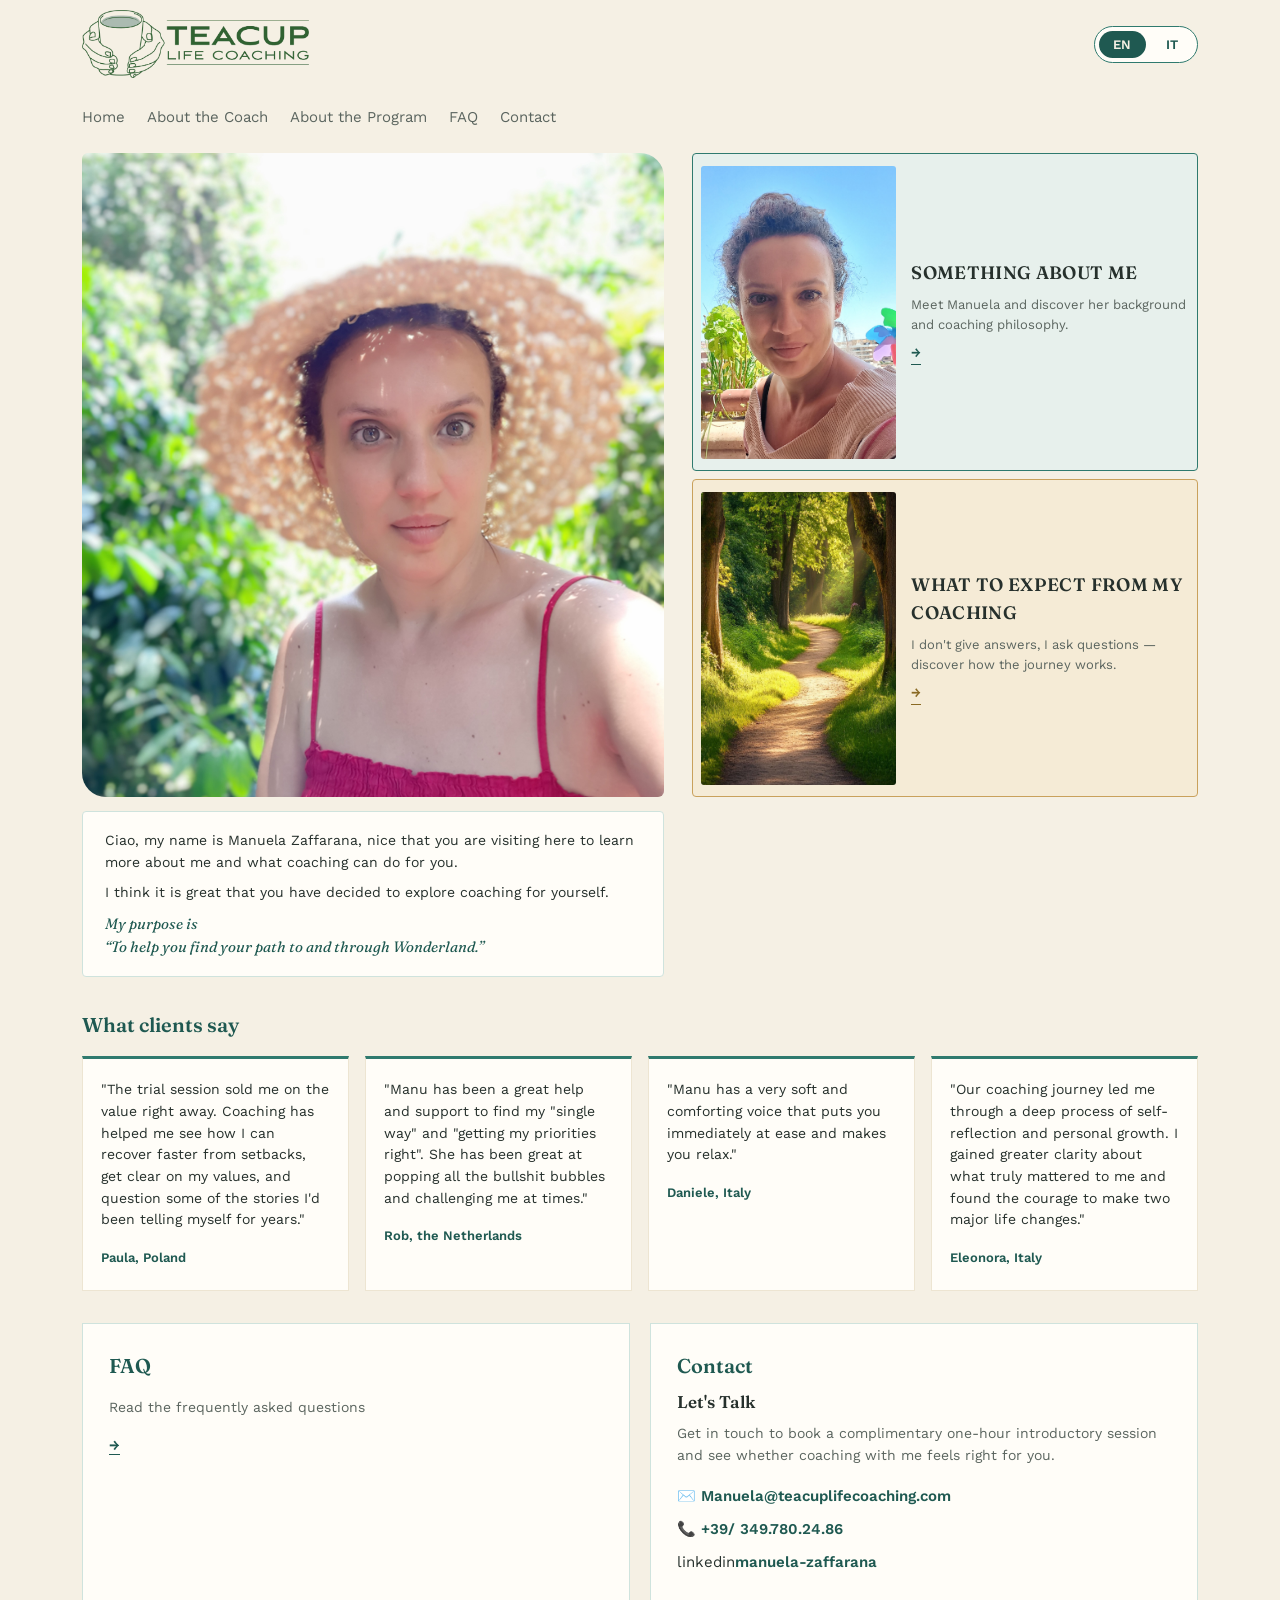
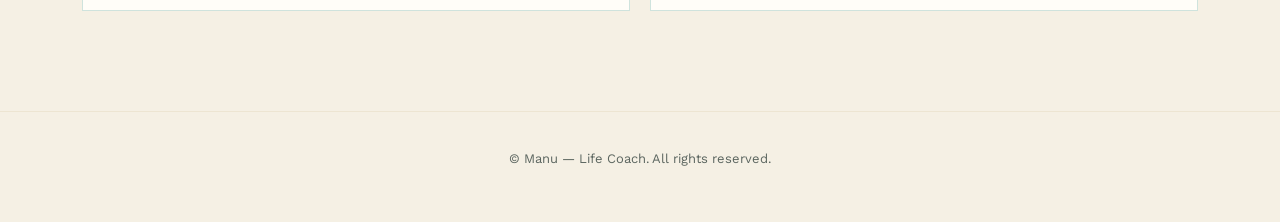
<file: index.html>
<!DOCTYPE html>
<html lang="en">
<head>
<meta charset="UTF-8">
<meta name="viewport" content="width=device-width, initial-scale=1.0">
<title>Manu — Life Coach</title>
<link rel="preconnect" href="https://fonts.googleapis.com">
<link href="https://fonts.googleapis.com/css2?family=Fraunces:wght@500;600&family=Work+Sans:wght@400;500;600&display=swap" rel="stylesheet">
<link rel="stylesheet" href="css/style.css">
</head>
<body data-page="home">

<header class="site-header">
  <a href="index.html" class="logo-link">
    <img src="images/logo1.png" alt="Manu logo" onerror="this.style.opacity='0.2'">
  </a>
  <div class="lang-toggle" role="group" aria-label="Language">
    <button data-lang="en" aria-pressed="true">EN</button>
    <button data-lang="it" aria-pressed="false">IT</button>
  </div>
</header>

<nav class="site-nav wrap">
  <a href="index.html" data-i18n="nav.home">Home</a>
  <a href="about-coach.html" data-i18n="nav.coach">About the Coach</a>
  <a href="about-program.html" data-i18n="nav.program">About the Program</a>
  <a href="faq.html" data-i18n="nav.faq">FAQ</a>
  <a href="index.html#contactBox" data-i18n="nav.contact">Contact</a>
</nav>

<main class="wrap">

  <section class="hero">
    <div class="hero-grid">
      <div class="hero-photo">
        <img id="heroPhoto" src="images/Manu_face_pic.jpg" alt="Manu" onerror="this.style.opacity='0.15'">
      </div>

      <div class="hero-cards">
        <a href="about-coach.html" class="hero-card hero-card--coach" id="aboutCoachCard">
          <span class="hero-card-imgwrap">
            <img class="hero-card-img" src="images/about_coach.jpg" alt="" onerror="this.style.display='none'">
          </span>
          <div class="hero-card-text">
            <h3 id="coachCardTitle">About the Coach</h3>
            <p id="coachCardExcerpt">Meet Manu and discover the story behind her coaching.</p>
            <span class="go">→</span>
          </div>
        </a>
        <a href="about-program.html" class="hero-card hero-card--program" id="aboutProgramCard">
          <span class="hero-card-imgwrap">
            <img class="hero-card-img" src="images/about_program.jpg" alt="" onerror="this.style.display='none'">
          </span>
          <div class="hero-card-text">
            <h3 id="programCardTitle">About the Program</h3>
            <p id="programCardExcerpt">See how the program works and what it can do for you.</p>
            <span class="go">→</span>
          </div>
        </a>
      </div>

      <div class="hero-caption" id="heroCaption"></div>
    </div>

    <div class="testimonials">
      <h2 id="testimonialsTitle">What clients say</h2>
      <div class="testimonial-grid" id="testimonialGrid"></div>
    </div>

    <div class="side-boxes">
      <a href="faq.html" class="info-box info-box--link" id="faqCard">
        <h2 id="faqTitle">FAQ</h2>
        <p id="faqCta">Read the frequently asked questions</p>
        <span class="go">→</span>
      </a>
      <div class="info-box" id="contactBox">
        <h2 id="contactTitle">Contact</h2>
        <p class="contact-cta" id="contactCta"></p>
        <p class="contact-intro" id="contactIntro"></p>
        <ul class="contact-list" id="contactList"></ul>
      </div>
    </div>
  </section>

</main>

<footer class="site-footer">
  <p id="footerText"></p>
</footer>

<script src="js/main.js"></script>
</body>
</html>
</file>
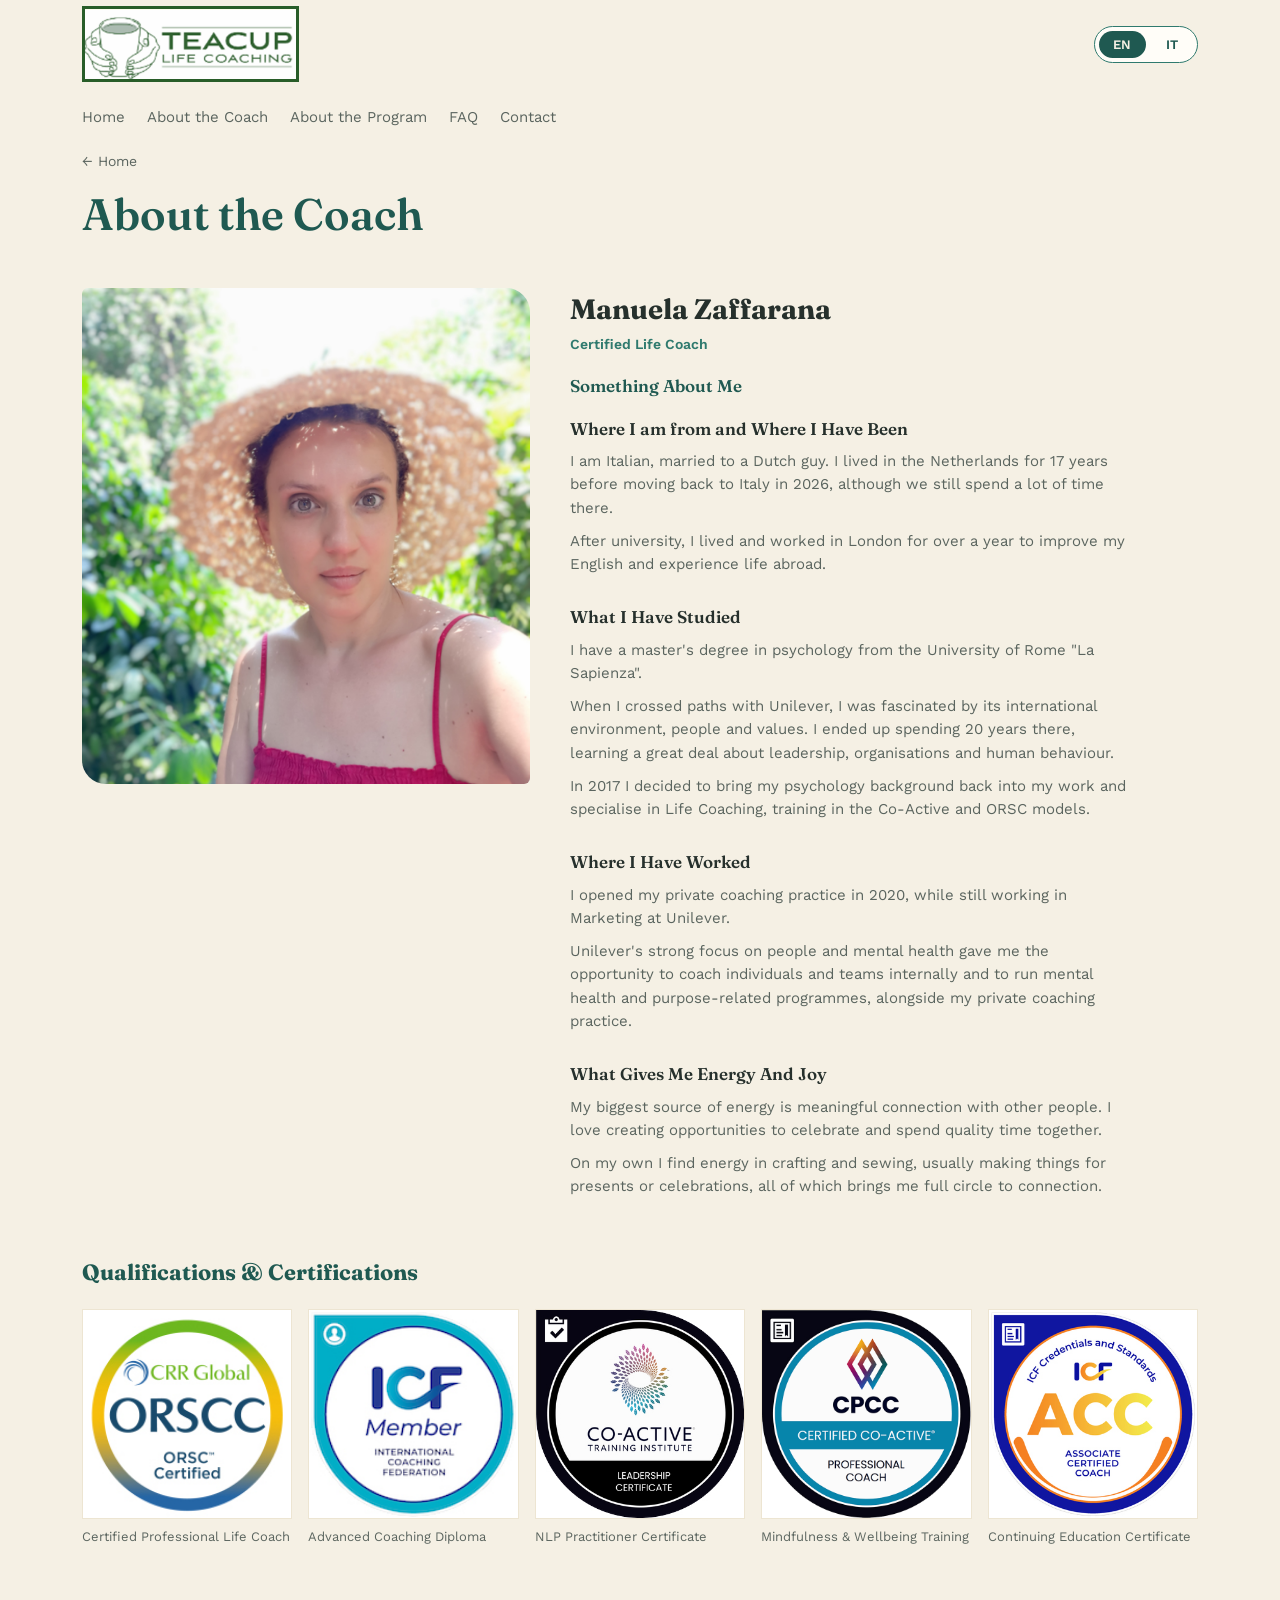
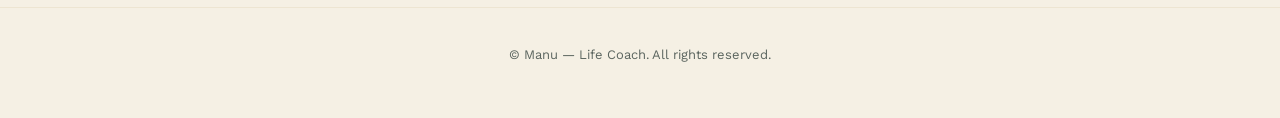
<file: about-coach.html>
<!DOCTYPE html>
<html lang="en">
<head>
<meta charset="UTF-8">
<meta name="viewport" content="width=device-width, initial-scale=1.0">
<title>About the Coach — Manu</title>
<link rel="preconnect" href="https://fonts.googleapis.com">
<link href="https://fonts.googleapis.com/css2?family=Fraunces:wght@500;600&family=Work+Sans:wght@400;500;600&display=swap" rel="stylesheet">
<link rel="stylesheet" href="css/style.css">
</head>
<body data-page="coach">

<header class="site-header">
  <a href="index.html" class="logo-link">
    <img src="images/logo.jpg" alt="Manu logo" onerror="this.style.opacity='0.2'">
  </a>
  <div class="lang-toggle" role="group" aria-label="Language">
    <button data-lang="en" aria-pressed="true">EN</button>
    <button data-lang="it" aria-pressed="false">IT</button>
  </div>
</header>

<nav class="site-nav wrap">
  <a href="index.html" data-i18n="nav.home">Home</a>
  <a href="about-coach.html" data-i18n="nav.coach">About the Coach</a>
  <a href="about-program.html" data-i18n="nav.program">About the Program</a>
  <a href="faq.html" data-i18n="nav.faq">FAQ</a>
  <a href="index.html#contactBox" data-i18n="nav.contact">Contact</a>
</nav>

<main class="wrap">

  <div class="page-hero">
    <a href="index.html" class="breadcrumb">← Home</a>
    <h1 id="coachTitle">About the Coach</h1>
  </div>

  <div class="coach-layout">
    <div class="coach-photo">
      <img src="images/Manu_face_pic.jpg" alt="Manu" onerror="this.style.opacity='0.15'">
    </div>
    <div>
      <h2 class="coach-name" id="coachName">Manu</h2>
      <p class="coach-role" id="coachRole">Certified Life Coach</p>
      <p class="coach-intro-heading" id="coachIntroHeading"></p>
      <div class="bio" id="coachBio"></div>
    </div>
  </div>

  <section class="qualifications">
    <h2 id="qualificationsTitle">Qualifications & Certifications</h2>
    <div class="qual-grid" id="qualGrid"></div>
  </section>

</main>

<footer class="site-footer">
  <p id="footerText"></p>
</footer>

<script src="js/main.js"></script>
</body>
</html>
</file>
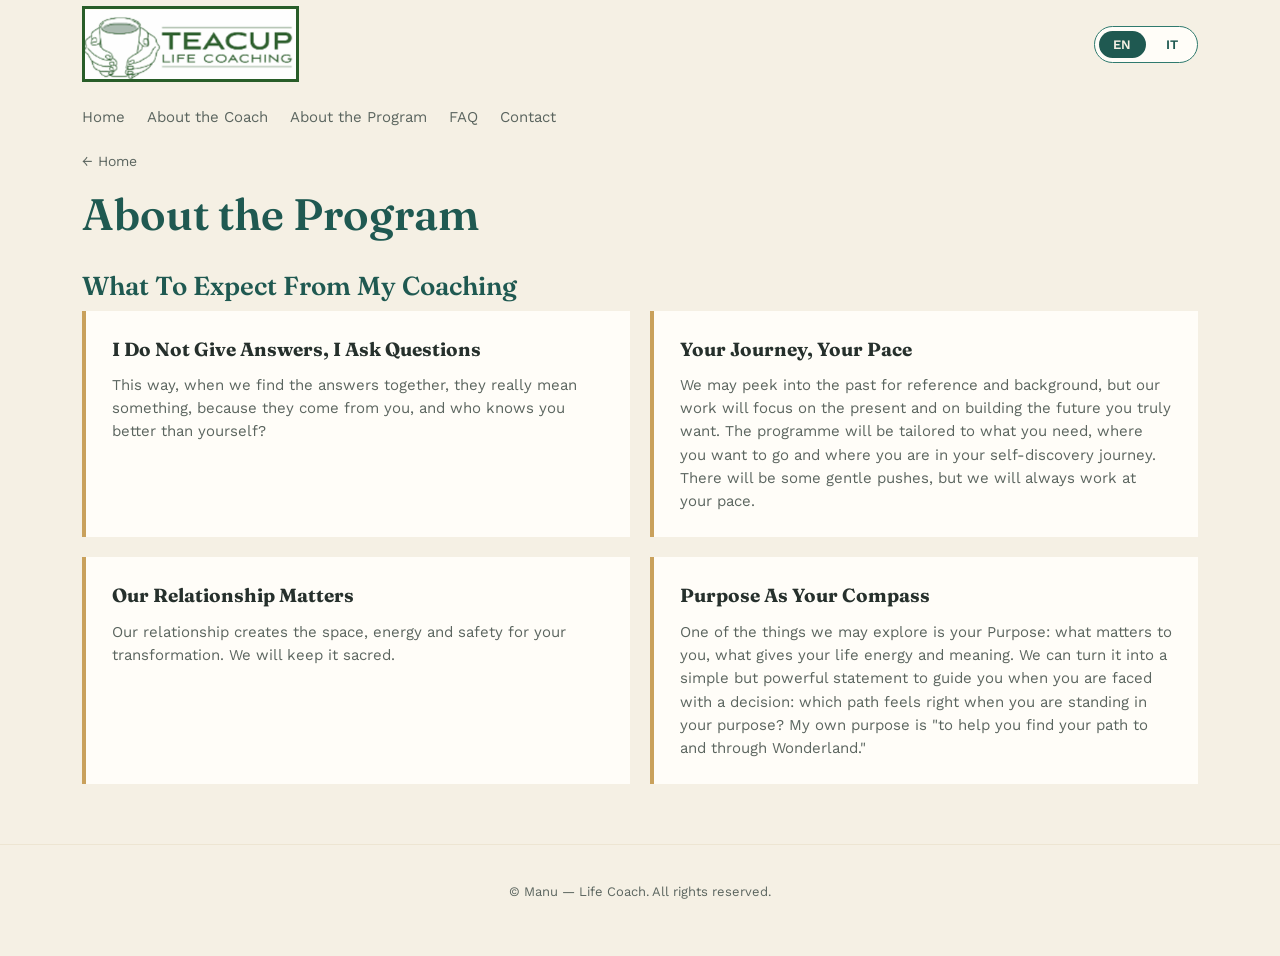
<file: about-program.html>
<!DOCTYPE html>
<html lang="en">
<head>
<meta charset="UTF-8">
<meta name="viewport" content="width=device-width, initial-scale=1.0">
<title>About the Program — Manu</title>
<link rel="preconnect" href="https://fonts.googleapis.com">
<link href="https://fonts.googleapis.com/css2?family=Fraunces:wght@500;600&family=Work+Sans:wght@400;500;600&display=swap" rel="stylesheet">
<link rel="stylesheet" href="css/style.css">
</head>
<body data-page="program">

<header class="site-header">
  <a href="index.html" class="logo-link">
    <img src="images/logo.jpg" alt="Manu logo" onerror="this.style.opacity='0.2'">
  </a>
  <div class="lang-toggle" role="group" aria-label="Language">
    <button data-lang="en" aria-pressed="true">EN</button>
    <button data-lang="it" aria-pressed="false">IT</button>
  </div>
</header>

<nav class="site-nav wrap">
  <a href="index.html" data-i18n="nav.home">Home</a>
  <a href="about-coach.html" data-i18n="nav.coach">About the Coach</a>
  <a href="about-program.html" data-i18n="nav.program">About the Program</a>
  <a href="faq.html" data-i18n="nav.faq">FAQ</a>
  <a href="index.html#contactBox" data-i18n="nav.contact">Contact</a>
</nav>

<main class="wrap">

  <div class="page-hero">
    <a href="index.html" class="breadcrumb">← Home</a>
    <h1 id="programTitle">About the Program</h1>
  </div>

  <h2 class="program-intro-heading" id="programIntroHeading"></h2>
  <p class="program-intro" id="programIntro"></p>

  <div class="program-sections" id="programSections"></div>

</main>

<footer class="site-footer">
  <p id="footerText"></p>
</footer>

<script src="js/main.js"></script>
</body>
</html>
</file>
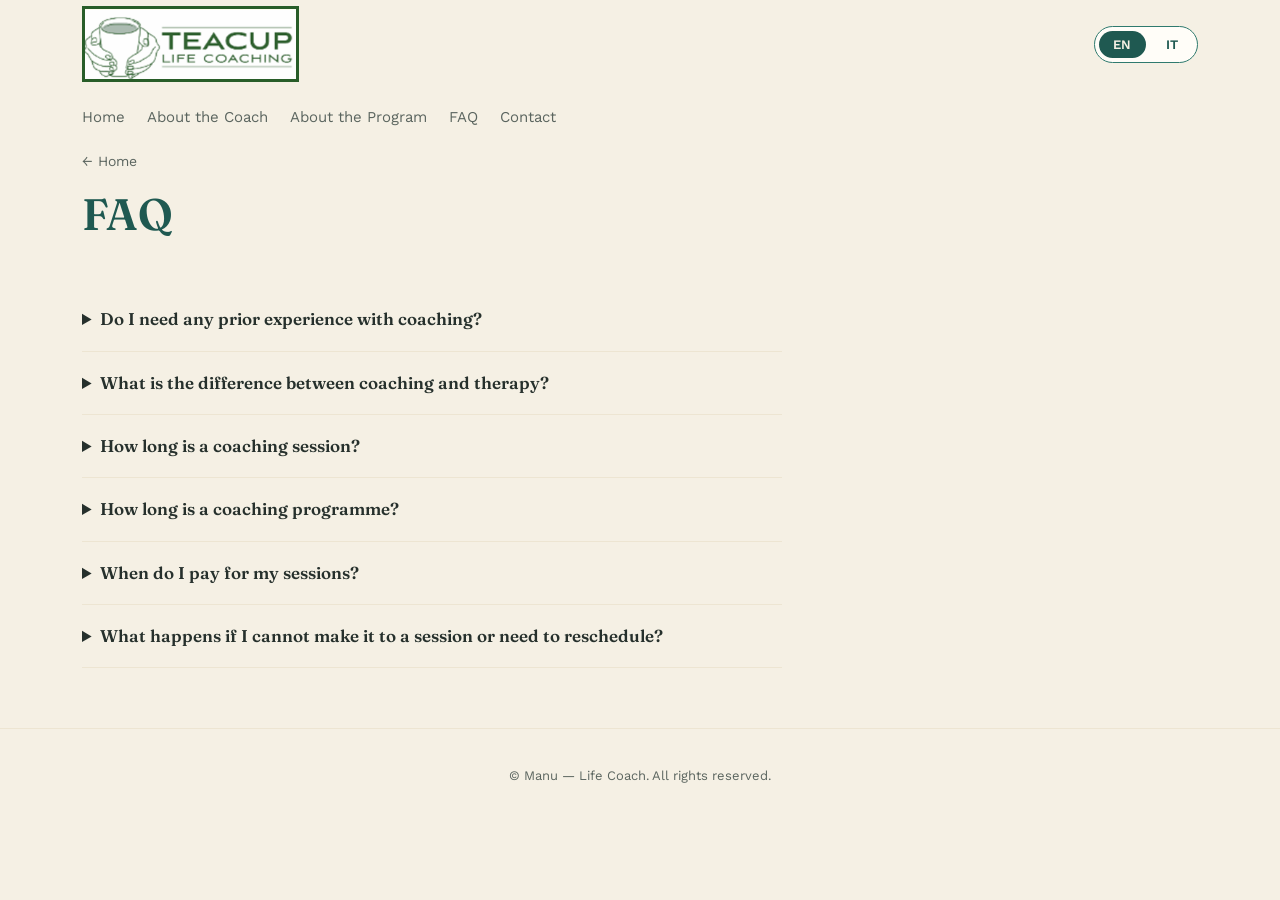
<file: faq.html>
<!DOCTYPE html>
<html lang="en">
<head>
<meta charset="UTF-8">
<meta name="viewport" content="width=device-width, initial-scale=1.0">
<title>FAQ — Manu</title>
<link rel="preconnect" href="https://fonts.googleapis.com">
<link href="https://fonts.googleapis.com/css2?family=Fraunces:wght@500;600&family=Work+Sans:wght@400;500;600&display=swap" rel="stylesheet">
<link rel="stylesheet" href="css/style.css">
</head>
<body data-page="faq">

<header class="site-header">
  <a href="index.html" class="logo-link">
    <img src="images/logo.jpg" alt="Manu logo" onerror="this.style.opacity='0.2'">
  </a>
  <div class="lang-toggle" role="group" aria-label="Language">
    <button data-lang="en" aria-pressed="true">EN</button>
    <button data-lang="it" aria-pressed="false">IT</button>
  </div>
</header>

<nav class="site-nav wrap">
  <a href="index.html" data-i18n="nav.home">Home</a>
  <a href="about-coach.html" data-i18n="nav.coach">About the Coach</a>
  <a href="about-program.html" data-i18n="nav.program">About the Program</a>
  <a href="faq.html" data-i18n="nav.faq">FAQ</a>
  <a href="index.html#contactBox" data-i18n="nav.contact">Contact</a>
</nav>

<main class="wrap">

  <div class="page-hero">
    <a href="index.html" class="breadcrumb">← Home</a>
    <h1 id="faqPageTitle">FAQ</h1>
  </div>

  <div class="faq-page-list" id="faqPageList"></div>

</main>

<footer class="site-footer">
  <p id="footerText"></p>
</footer>

<script src="js/main.js"></script>
</body>
</html>
</file>
<file: css/style.css>
/* ===== Design tokens ===== */
:root {
  --cream: #F5F0E4;
  --cream-deep: #EDE5D2;
  --teal-deep: #1F5951;
  --teal: #2F7A6E;
  --teal-soft: #CFE3DD;
  --teal-wash: #E7F0EC;
  --gold-wash: #F5EBD6;
  --gold: #C9A15C;
  --ink: #26302C;
  --ink-soft: #5B655F;
  --paper: #FFFDF8;

  --font-display: "Fraunces", Georgia, serif;
  --font-body: "Work Sans", -apple-system, BlinkMacSystemFont, sans-serif;

  --radius-photo: 6px 24px 6px 24px;
  --radius-card: 2px 28px 2px 28px;
  --max-width: 1180px;
}

* { box-sizing: border-box; }

html { scroll-behavior: smooth; }

body {
  margin: 0;
  background: var(--cream);
  color: var(--ink);
  font-family: var(--font-body);
  line-height: 1.55;
  -webkit-font-smoothing: antialiased;
}

img { max-width: 100%; display: block; }

a { color: inherit; }

.wrap {
  max-width: var(--max-width);
  margin: 0 auto;
  padding: 0 32px;
}

/* ===== Header ===== */
.site-header {
  display: flex;
  align-items: center;
  justify-content: space-between;
  padding: 6px 32px 10px;
  max-width: var(--max-width);
  margin: 0 auto;
}

.logo-link img {
  width: 227px;   /* ~6cm */
  height: 76px;   /* ~2cm */
  object-fit: contain;
  object-position: left center;
}

.lang-toggle {
  display: flex;
  gap: 6px;
  border: 1px solid var(--teal);
  border-radius: 999px;
  padding: 4px;
  background: var(--paper);
}

.lang-toggle button {
  border: none;
  background: transparent;
  font-family: var(--font-body);
  font-size: 13px;
  font-weight: 600;
  letter-spacing: 0.04em;
  padding: 6px 14px;
  border-radius: 999px;
  cursor: pointer;
  color: var(--teal-deep);
}

.lang-toggle button[aria-pressed="true"] {
  background: var(--teal-deep);
  color: var(--cream);
}

.site-nav {
  display: flex;
  gap: 22px;
  margin-top: 14px;
}

.site-nav a {
  text-decoration: none;
  color: var(--ink-soft);
  font-size: 15px;
}

.site-nav a:hover { color: var(--teal-deep); }

/* ===== Hero layout ===== */
.hero {
  padding: 24px 0 40px;
}

.hero-grid {
  display: grid;
  grid-template-columns: 1.15fr 1fr;
  grid-template-rows: auto auto;
  column-gap: 28px;
  row-gap: 14px;
  align-items: stretch;
}

.hero-photo {
  grid-column: 1;
  grid-row: 1;
  border-radius: var(--radius-photo);
  overflow: hidden;
  background: var(--teal-soft);
  min-height: 80px;
}

.hero-photo img {
  width: 100%;
  height: 100%;
  object-fit: cover;
}

.hero-caption {
  grid-column: 1;
  grid-row: 2;
  background: var(--paper);
  border: 1px solid var(--teal-soft);
  border-radius: 4px;
  padding: 18px 22px;
  display: flex;
  flex-direction: column;
  gap: 8px;
}

.hero-caption p {
  margin: 0;
  font-size: 14px;
  color: var(--ink);
}

.hero-caption .hero-caption-purpose {
  margin-top: 2px;
  font-family: var(--font-display);
  font-size: 15px;
  font-style: italic;
  color: var(--teal-deep);
  line-height: 1.5;
}

.hero-cards {
  grid-column: 2;
  grid-row: 1;
  display: grid;
  grid-template-rows: 1fr 1fr;
  gap: 8px;
}

.hero-card {
  display: flex;
  align-items: center;
  gap: 15px;
  text-decoration: none;
  background: var(--paper);
  border: 1px solid var(--teal);
  border-radius: 4px;
  padding: 8px;
  transition: filter 0.2s ease;
}

.hero-card--coach {
  background: var(--teal-wash);
  border-color: var(--teal);
}

.hero-card--program {
  background: var(--gold-wash);
  border-color: var(--gold);
}

.hero-card:hover { filter: brightness(0.97); }

.hero-card-imgwrap {
  flex-shrink: 0;
  width: 40%;
  aspect-ratio: 2 / 3;
  border-radius: 3px;
  overflow: hidden;
  background: var(--teal-soft);
  display: block;
}

.hero-card-img {
  width: 100%;
  height: 100%;
  object-fit: cover;
}

.hero-card-text {
  display: flex;
  flex-direction: column;
  gap: 8px;
}

.hero-card h3 {
  font-family: var(--font-display);
  font-size: 18px;
  font-weight: 600;
  letter-spacing: 0.02em;
  text-transform: uppercase;
  margin: 0;
  color: var(--ink);
}

.hero-card p {
  margin: 0;
  font-size: 13px;
  color: var(--ink-soft);
}

.hero-card .go {
  font-size: 13px;
  font-weight: 600;
  color: var(--teal-deep);
  border-bottom: 1px solid currentColor;
  padding-bottom: 1px;
  align-self: flex-start;
}

.hero-card--program .go { color: #8a6a24; }

/* ===== Testimonials ===== */
.testimonials {
  margin-top: 32px;
}

.testimonials h2,
.side-boxes h2 {
  font-family: var(--font-display);
  font-size: 20px;
  font-weight: 600;
  margin: 0 0 16px;
  color: var(--teal-deep);
}

.testimonial-grid {
  display: grid;
  grid-template-columns: repeat(4, 1fr);
  gap: 16px;
}

.testimonial-box {
  background: var(--paper);
  border: 1px solid var(--cream-deep);
  border-top: 3px solid var(--teal);
  padding: 20px 18px;
}

.testimonial-box p {
  margin: 0 0 14px;
  font-size: 14px;
  color: var(--ink);
}

.testimonial-box span {
  font-size: 13px;
  font-weight: 600;
  color: var(--teal-deep);
}

/* ===== FAQ / Contact boxes ===== */
.side-boxes {
  margin-top: 32px;
  display: grid;
  grid-template-columns: 1fr 1fr;
  gap: 20px;
}

.info-box {
  background: var(--paper);
  border: 1px solid var(--teal-soft);
  padding: 26px;
  scroll-margin-top: 24px;
}

.info-box--link {
  display: block;
  text-decoration: none;
  color: inherit;
  transition: filter 0.2s ease;
}

.info-box--link:hover { filter: brightness(0.97); }

.info-box--link p { margin: 0 0 14px; font-size: 14px; color: var(--ink-soft); }

.info-box--link .go {
  font-size: 14px;
  font-weight: 600;
  color: var(--teal-deep);
  border-bottom: 1px solid currentColor;
  padding-bottom: 1px;
}

.info-box h2 { margin-top: 0; }

.contact-cta {
  font-family: var(--font-display);
  font-size: 17px;
  font-weight: 600;
  color: var(--ink);
  margin: -8px 0 8px;
}

.contact-intro {
  font-size: 14px;
  color: var(--ink-soft);
  margin: 0 0 18px;
}

.info-box details {
  border-top: 1px solid var(--cream-deep);
  padding: 12px 0;
}

.info-box details:first-of-type { border-top: none; }

.info-box summary {
  cursor: pointer;
  font-weight: 600;
  font-size: 15px;
  color: var(--ink);
}

.info-box details p {
  margin: 10px 0 0;
  font-size: 14px;
  color: var(--ink-soft);
}

.contact-list {
  list-style: none;
  padding: 0;
  margin: 0;
  font-size: 15px;
}

.contact-list li { margin-bottom: 10px; }

.contact-list a { text-decoration: none; color: var(--teal-deep); font-weight: 600; }

/* ===== Inner pages (coach / program) ===== */
.page-hero {
  padding: 20px 0 10px;
}

.page-hero h1 {
  font-family: var(--font-display);
  font-size: 44px;
  font-weight: 600;
  color: var(--teal-deep);
  margin: 6px 0 0;
}

.breadcrumb {
  font-size: 14px;
  color: var(--ink-soft);
  text-decoration: none;
}

.breadcrumb:hover { color: var(--teal-deep); }

.coach-layout {
  display: grid;
  grid-template-columns: 1fr 1.4fr;
  gap: 40px;
  margin-top: 30px;
  align-items: start;
}

.coach-photo {
  border-radius: var(--radius-photo);
  overflow: hidden;
  background: var(--teal-soft);
}

.coach-photo img { width: 100%; }

.coach-name {
  font-family: var(--font-display);
  font-size: 28px;
  margin: 0 0 2px;
  color: var(--ink);
}

.coach-role {
  color: var(--teal);
  font-weight: 600;
  font-size: 14px;
  margin: 0 0 18px;
}

.coach-intro-heading {
  font-family: var(--font-display);
  font-size: 17px;
  font-weight: 600;
  color: var(--teal-deep);
  margin: 0 0 16px;
}

.bio-section {
  margin-bottom: 28px;
}

.bio-section:last-child {
  margin-bottom: 0;
}

.bio-section h3 {
  font-family: var(--font-display);
  font-size: 17px;
  font-weight: 600;
  color: var(--ink);
  margin: 0 0 8px;
}

.bio-section p {
  font-size: 15px;
  max-width: 62ch;
  color: var(--ink-soft);
  margin: 0 0 10px;
}

.bio-section p:last-child {
  margin-bottom: 0;
}


.qualifications {
  margin: 56px 0 40px;
}

.qualifications h2 {
  font-family: var(--font-display);
  font-size: 22px;
  color: var(--teal-deep);
  margin-bottom: 20px;
}

.qual-grid {
  display: grid;
  grid-template-columns: repeat(5, 1fr);
  gap: 16px;
}

.qual-item { text-align: left; }

.qual-item img {
  width: 100%;
  aspect-ratio: 1 / 1;
  object-fit: cover;
  border: 1px solid var(--cream-deep);
  background: var(--paper);
}

.qual-item p {
  font-size: 13px;
  color: var(--ink-soft);
  margin: 8px 0 0;
}

/* ===== Program page ===== */
.program-intro-heading {
  font-family: var(--font-display);
  font-size: 26px;
  font-weight: 600;
  color: var(--teal-deep);
  margin: 8px 0 4px;
}

.program-intro {
  font-size: 16px;
  font-family: var(--font-body);
  color: var(--ink-soft);
  max-width: 60ch;
  margin: 0 0 30px;
}

.program-sections {
  display: grid;
  grid-template-columns: 1fr 1fr;
  gap: 20px;
  margin-bottom: 60px;
}

.program-section {
  background: var(--paper);
  border-left: 4px solid var(--gold);
  padding: 24px 26px;
}

.program-section h3 {
  font-family: var(--font-display);
  font-size: 19px;
  margin: 0 0 10px;
  color: var(--ink);
}

.program-section p {
  margin: 0;
  font-size: 15px;
  color: var(--ink-soft);
}

/* ===== FAQ page ===== */
.faq-page-list {
  max-width: 70ch;
  margin: 30px 0 60px;
}

.faq-page-item {
  border-bottom: 1px solid var(--cream-deep);
  padding: 18px 0;
}

.faq-page-item summary {
  cursor: pointer;
  font-family: var(--font-display);
  font-weight: 600;
  font-size: 17px;
  color: var(--ink);
}

.faq-page-item p {
  margin: 12px 0 0;
  font-size: 15px;
  color: var(--ink-soft);
}

/* ===== Footer ===== */
.site-footer {
  border-top: 1px solid var(--cream-deep);
  margin-top: 60px;
  padding: 24px 0 40px;
  text-align: center;
  font-size: 13px;
  color: var(--ink-soft);
}

/* ===== Responsive ===== */
@media (max-width: 900px) {
  .hero-grid { grid-template-columns: 1fr; grid-template-rows: auto auto auto; }
  .hero-photo { grid-column: 1; grid-row: 1; min-height: 280px; }
  .hero-cards { grid-column: 1; grid-row: 2; }
  .hero-caption { grid-column: 1; grid-row: 3; }
  .testimonial-grid { grid-template-columns: repeat(2, 1fr); }
  .side-boxes { grid-template-columns: 1fr; }
  .coach-layout { grid-template-columns: 1fr; }
  .qual-grid { grid-template-columns: repeat(3, 1fr); }
  .program-sections { grid-template-columns: 1fr; }
  .page-hero h1 { font-size: 32px; }
}

@media (max-width: 560px) {
  .testimonial-grid { grid-template-columns: 1fr; }
  .qual-grid { grid-template-columns: repeat(2, 1fr); }
  .site-header { flex-direction: column; align-items: flex-start; gap: 14px; }
  .hero-card { flex-direction: column; align-items: stretch; }
  .hero-card-imgwrap { width: 100%; aspect-ratio: 16 / 9; }
}

@media (prefers-reduced-motion: reduce) {
  html { scroll-behavior: auto; }
  * { transition: none !important; }
}

:focus-visible {
  outline: 2px solid var(--teal-deep);
  outline-offset: 2px;
}
</file>
